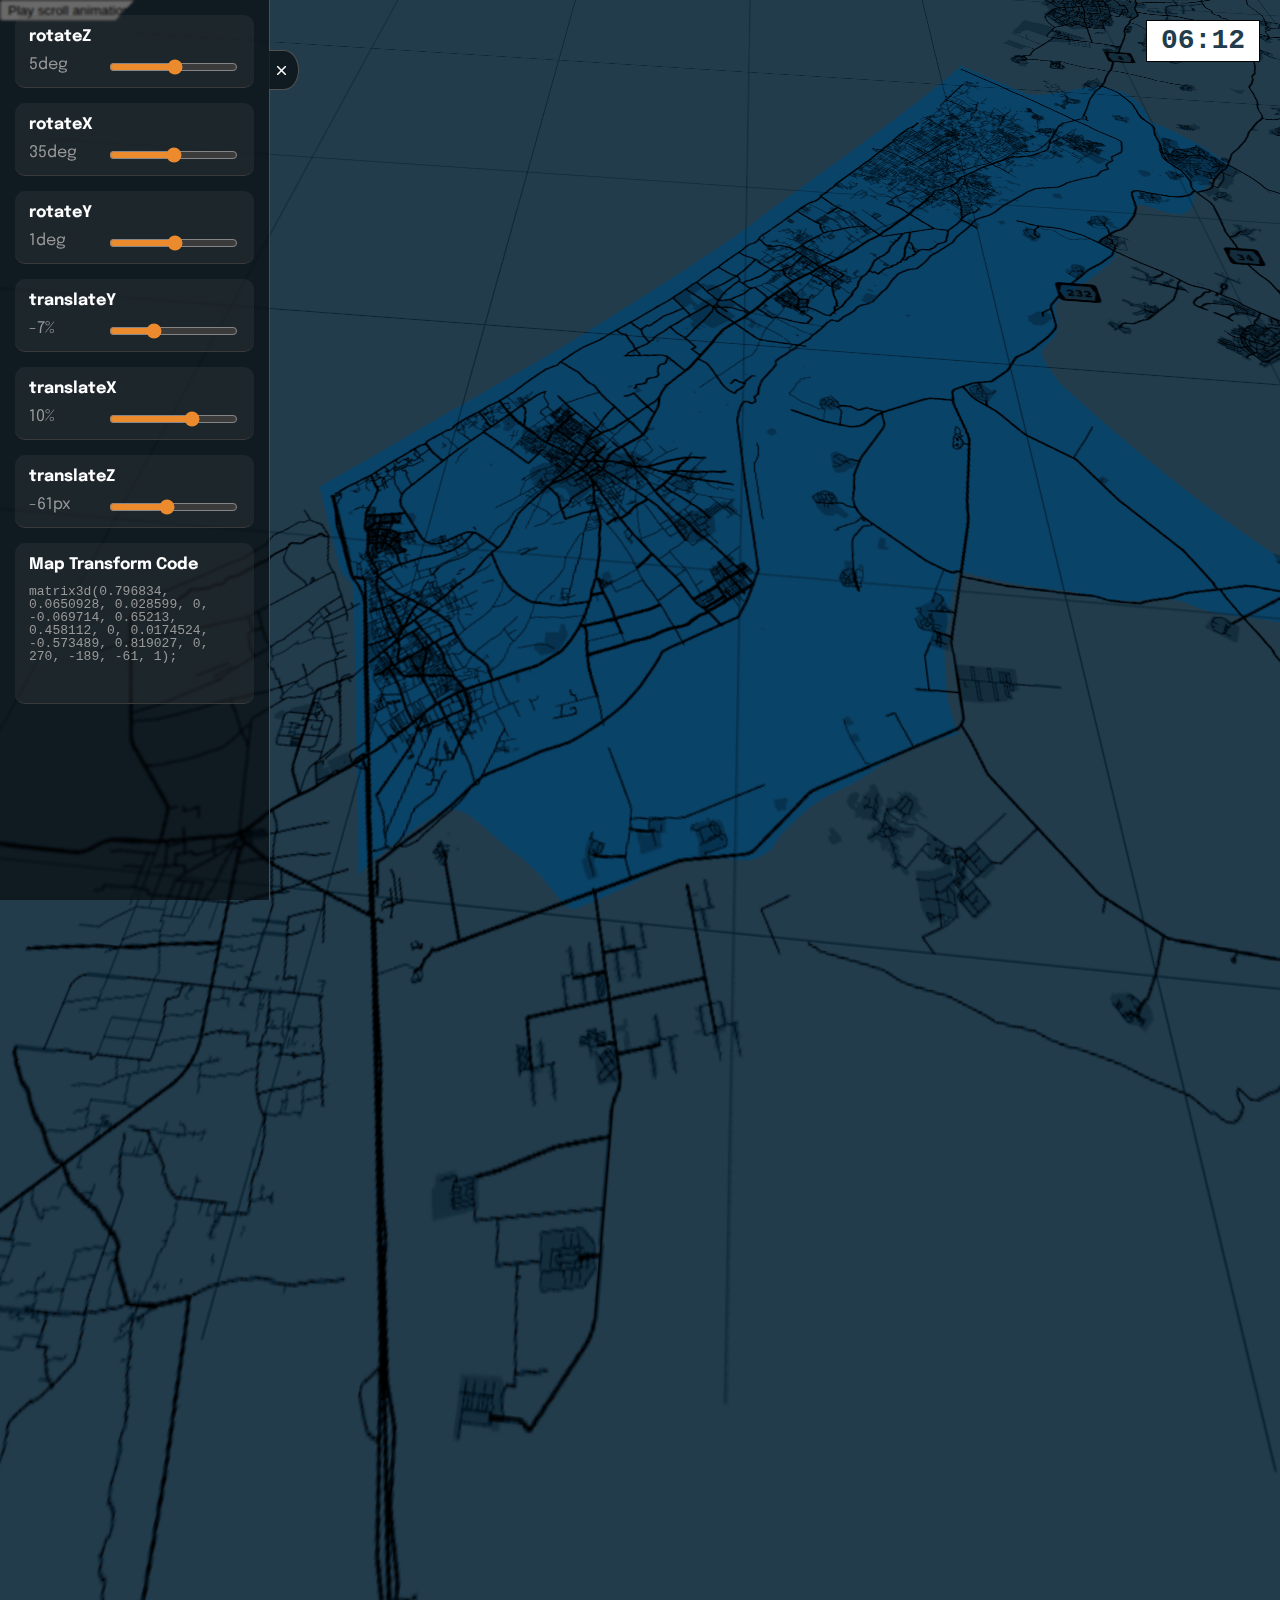
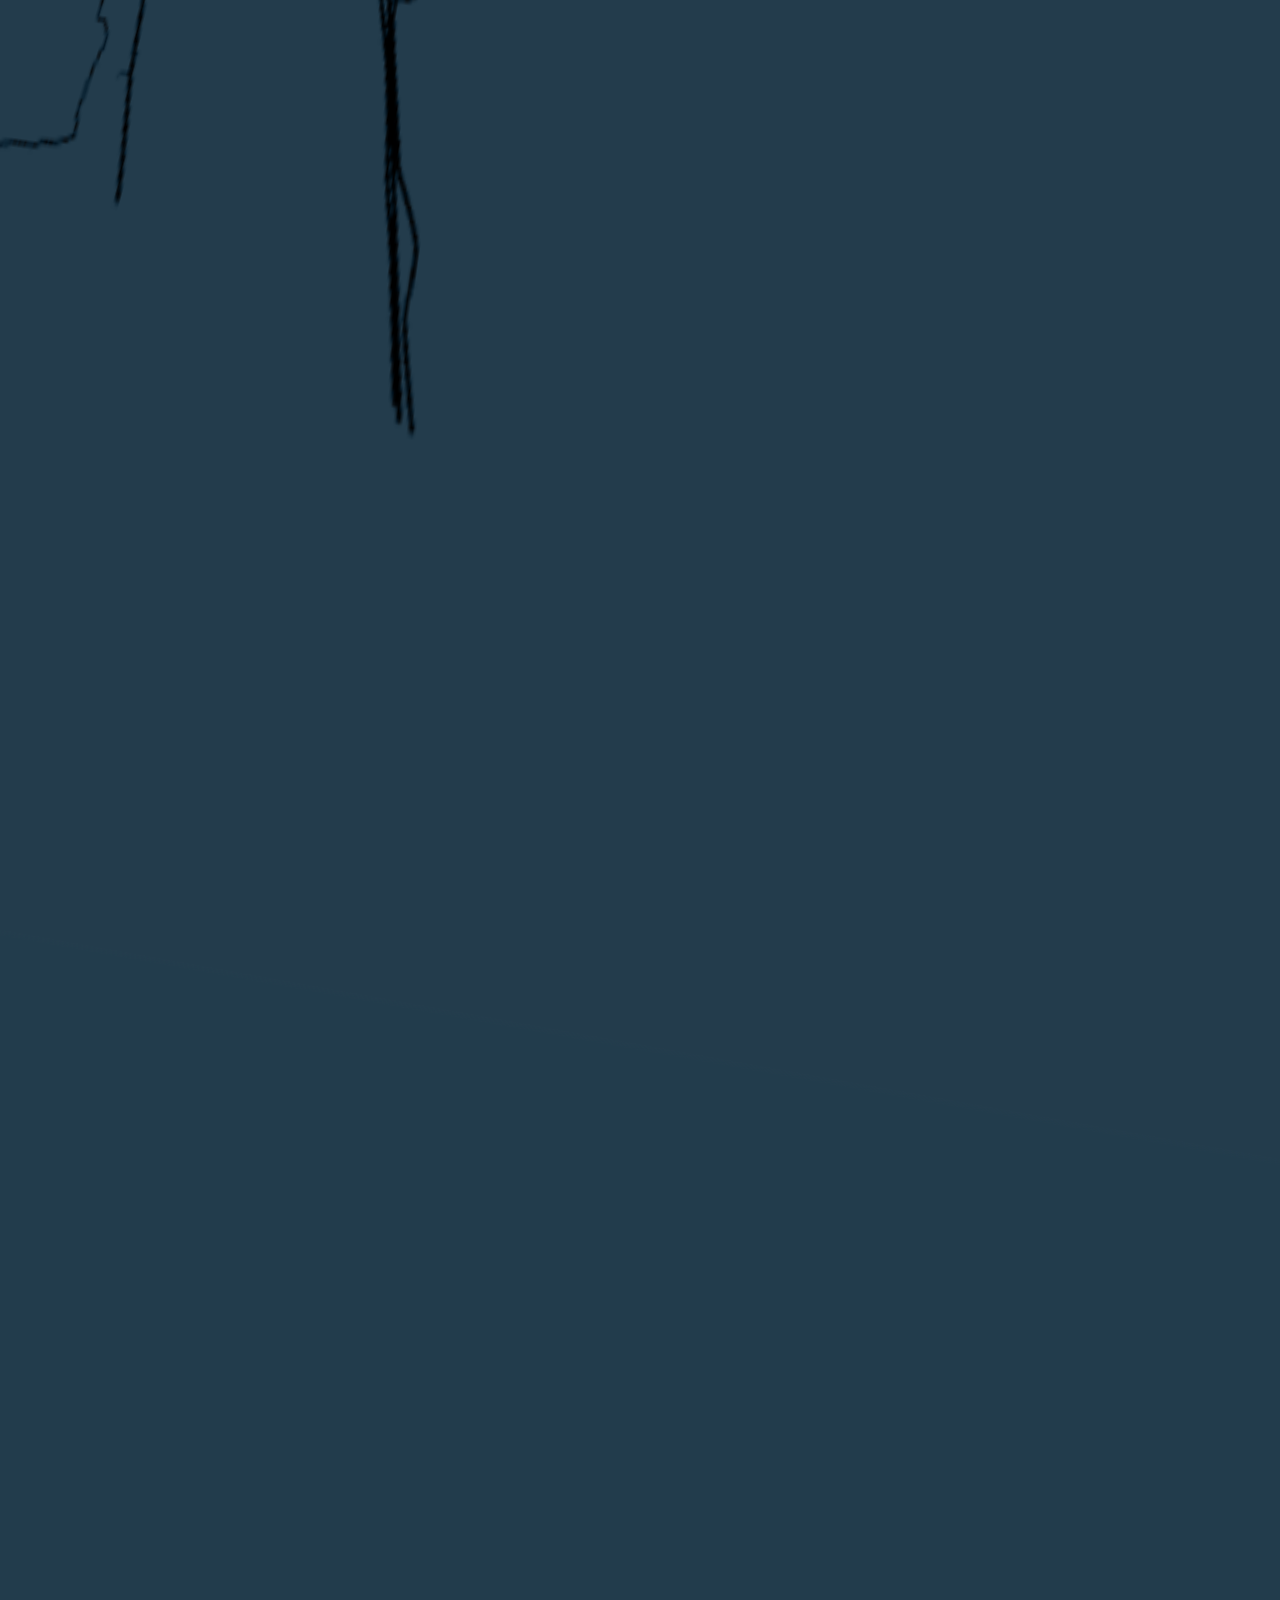
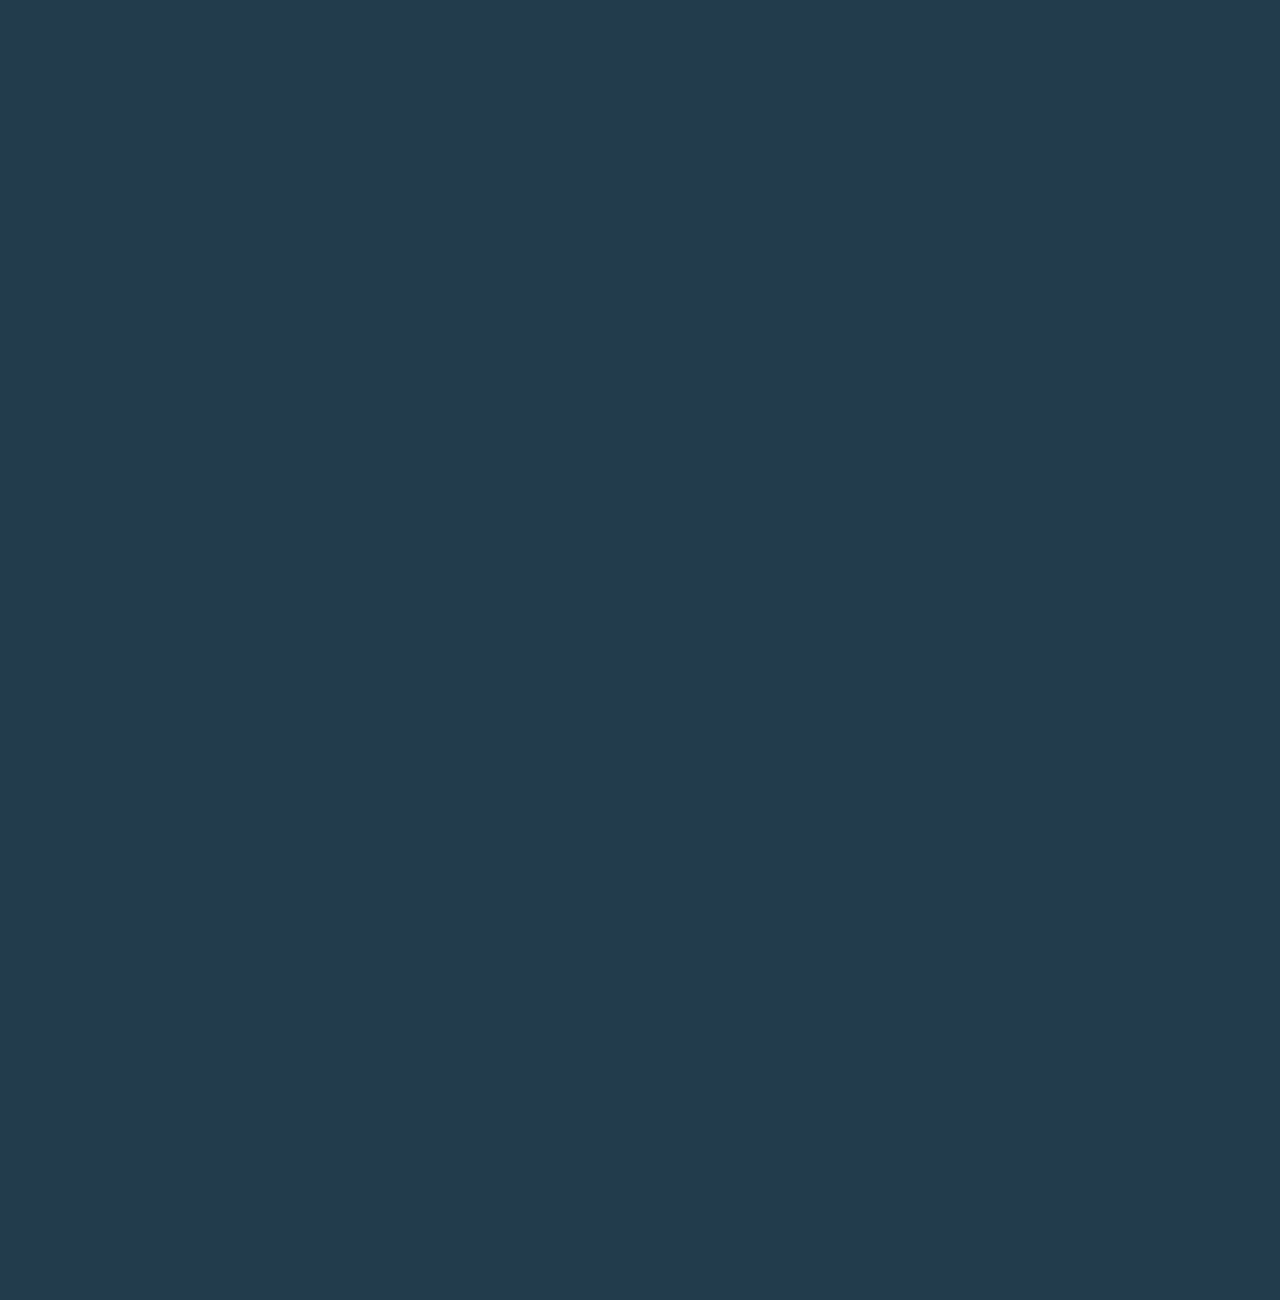
<file: css-3d-map/index.html>
<!DOCTYPE html>
<html lang="en">

<head>
    <meta charset="UTF-8" />
    <meta name="viewport" content="width=device-width, initial-scale=1.0" />
    <title>3D Parallax Test · CSS Map Sandbox</title>

    <!-- Your project-specific styles -->
    <link rel="stylesheet" href="../shared/css/sandbox.css" />
    <link rel="stylesheet" href="styles/styles.css" />
    <!-- Optional: shared sidebar styling if/when you extract it -->
    <!-- <link rel="stylesheet" href="../shared/css/sandbox.css" /> -->
</head>

<body class="military">

    <div class="scroll-dashboard">
        <div id="clock" class="clock">06:12</div>
        <button class="scroll-animatioin-play-btn" data-scroll-animation="paused">Play scroll animation</button>
    </div>

    <!-- Standardised sidebar: keep .controls so existing JS still works -->
    <aside id="controls" class="controls sidebar gui open">
        <button id="toggle-sidebar-btn" class="toggle-sidebar-btn" type="button"
            aria-label="Toggle controls panel"></button>


        <div class="scroll-el">

            <section>
                <h2>rotateZ</h2>
                <label for="rZ">
                    <span>5deg</span>
                    <input class="gui-input" value="5" type="range" name="rZ" min="-180" max="180" />
                </label>
            </section>

            <section>
                <h2>rotateX</h2>
                <label for="rX">
                    <span>35deg</span>
                    <input class="gui-input" value="35" type="range" name="rX" min="0" max="70" />
                </label>
            </section>

            <section>
                <h2>rotateY</h2>
                <label for="rY">
                    <span>1deg</span>
                    <input class="gui-input" value="1" type="range" name="rY" min="-30" max="30" />
                </label>
            </section>

            <section>
                <h2>translateY</h2>
                <label for="tY">
                    <span>-7%</span>
                    <input value="-7" class="gui-input" type="range" name="tY" min="-20" max="20" />
                </label>
            </section>

            <section>
                <h2>translateX</h2>
                <label for="tX">
                    <span>10%</span>
                    <input value="10" class="gui-input" type="range" name="tX" min="-30" max="30" />
                </label>
            </section>

            <section>
                <h2>translateZ</h2>
                <label for="tZ">
                    <span>-61px</span>
                    <input value="-61" class="gui-input" type="range" name="tZ" value="0" min="-500" max="500" />
                </label>
            </section>


            <!-- Code preview -->
            <section>
                <h2>Map Transform Code</h2>
                <pre><code class="map-code"></code></pre>
            </section>

        </div>

    </aside>

    <!-- Mark this as the pointer interaction target -->
    <div class="cube-wrap" data-interactions-target>
        <div class="cube">
            <div class="side front" data-side="front" viewBox="0 0 100 100">
                <img class="base-image military-img" src="images/map_military1.gif" alt="" />

                <svg viewBox="0 0 700 700" id="main-svg">

                    <defs>
                        <g id="animated-dot">
                            <circle cx="0" cy="0" r="2.2" fill="#ec8a2e" />
                            <circle cx="0" cy="0" r="0" fill="#ec8a2e">
                                <animate attributeName="r" from="0" to="20" dur="2s" repeatCount="indefinite"
                                    begin="0" />
                                <animate attributeName="opacity" dur="2s" values="1;0;0" keyTimes="0;.5;1"
                                    repeatCount="indefinite" begin="0" />
                            </circle>
                        </g>
                        <path id="border" stroke-dasharray="3.783 3.783" stroke-width=".5" class="gaza-teritory"
                            fill="transparent"
                            d="M396.494 191.881s34.521 27.321 35.677 28.535c1.156 1.214 21.133 16.392 22.376 17.202 1.243.81 5.381 1.417 6.55 3.643s2.383 2.429-1.057 7.286c0 0-1.012 3.845-3.036 5.262-2.024 1.417-4.25 3.036-6.476 6.071-2.226 3.036-8.99 10.726-18.358 15.178s-16.7 3.455-22.748 9.317-30.983 31.298-41.83 44.933c0 0-3.81 4.864-7.207 6.697s-7.044 5.408-8.017 7.146c-.973 1.738-3.647 4.412-5.592 6.843-1.945 2.431-4.863 3.538-8.753 6.875s-12.482 12.333-17.546 17.925c-5.065 5.592-13.331 16.047-17.221 23.827 0 0-.355 4.564-1.264 5.353s-4.242.389-4.646 2.811c-.404 2.422 6.672 51.968 6.503 53.409-.169 1.441 1.181 9.08-3.542 16.054-4.722 6.974-5.796 5.287-12.595 9.335-6.799 4.047-14.557 15.515-16.749 18.72s-9.781 9.14-16.359 13.171c-6.577 4.031-11.826 4.874-16.453 8.416-4.627 3.542-19.667 19.394-19.667 19.394s-20.544-66.783-21.556-67.964c-1.012-1.181-3.879-2.626-4.553-4.011-.675-1.386-13.829-25.502-13.829-25.502s55.229-55.628 57.405-57.52 54.622-58.978 66.434-75.262c11.812-16.286 66.105-81.122 94.109-123.144z" />
                    </defs>


                    <g id="territories" fill="#366638">
                        <g>
                            <path id="territory" d="M396.494,191.881c0,0,14.583,11.541,25.11,19.955c5.669,4.531,23.599-6.506,30.688-8.478
                            c3.784-1.053,22.172-3.237,19.44,24.391c-0.146,1.476,16.811,10.605,24.447,30.801c0.596,1.577-9.623,5.612-11.823,10.509
                            c-0.967,2.153-3.75,7.406-7.76,8.339c-2.144,0.499-1.522,4.777-4.962,10.073c-8.804,13.552-18.067-5.991-22.415,3.426
                            c-6.894,14.931-10.094,13.449-16.05,19.404c-4.347,4.346,2.614,4.736,2.405,6.443c-1.098,8.988-28.977,28.835-29.168,33.107
                            c-0.573,12.835-2.367,14.011-6.786,18.804c-4.89,5.304-0.26,11.397,0.528,15.699c0.224,1.22,44.452,69.676,67.578,71.44
                            c28.836,2.2,28.276-4.897,40.108-8.588c14.047-4.382,16.914,30.488-40.865,21.939c-5.508-0.815-24.838-4.696-33.409-4.909
                            c-19.52-0.486-11.483-4.963-24.904-2.794c-18.607,3.007-16.037-0.548-21.385-0.585c-19.987-0.138-29.03-4.134-29.439-2.889
                            c-3.735,11.357-3.051,11.241-4.084,14.542c-1.791,5.725-2.184,7.396-2.606,13.282c-0.324,4.524-0.694,7.84-0.194,10.86
                            c0.532,3.218,1.009,5.634,1.009,5.634c-19.389,6.883-19.014,10.49-29.739,15.878c-5.062,2.543-8.346,5.617-12.92,10.492
                            c-1.68,1.791-1.6,4.196-6.913,5.774c-1.391,0.413-6.451-0.217-10.961,0.622c-7.416,1.38-5.729,1.169-12.528,5.217
                            s-8.813,4.591-12.527,6.583c-3.421,1.835-5.98-4.737-15.68-9.421c-6.947-3.355-13.369-10.367-18.551-6.062
                            c-13.824,11.482-13.654,13.911-13.654,13.911s-20.544-66.783-21.556-67.964c-1.012-1.181-3.879-2.626-4.553-4.011
                            c-0.675-1.386-13.829-25.502-13.829-25.502s55.229-55.628,57.405-57.52s54.622-58.978,66.434-75.262
                            C314.197,298.739,368.49,233.903,396.494,191.881z" opacity=".7">

                                <animate id="t-animation" begin="indefinite" fill="freeze" attributeName="d"
                                    calcMode="linear" dur="6000ms" to="M396.494,191.881c0,0,14.583,11.541,25.11,19.955c5.669,4.531,23.599-6.506,30.688-8.478
                                    c3.784-1.053,22.172-3.237,19.44,24.391c-0.146,1.476,16.811,10.605,24.447,30.801c0.596,1.577-9.623,5.612-11.823,10.509
                                    c-0.967,2.153-3.75,7.406-7.76,8.339c-2.144,0.499,22.889,20.41,18.464,30.453c-6.517,14.788-41.493-26.371-45.841-16.954
                                    c-6.894,14.931-10.094,13.449-16.05,19.404c-4.347,4.346,2.614,4.736,2.405,6.443c-1.098,8.988-28.977,28.835-29.168,33.107
                                    c-0.573,12.835-2.367,14.011-6.786,18.804c-4.89,5.304-0.26,11.397,0.528,15.699c0.224,1.22,44.452,69.676,67.578,71.44
                                    c28.836,2.2,28.276-4.897,40.108-8.588c14.047-4.382,16.914,30.488-40.865,21.939c-5.508-0.815-24.838-4.696-33.409-4.909
                                    c-19.52-0.486-11.483-4.963-24.904-2.794c-18.607,3.007-16.037-0.548-21.385-0.585c-19.987-0.138-29.03-4.134-29.439-2.889
                                    c-3.735,11.357-4.382,11.096-4.084,14.542c0.588,6.8,1.2,10.579,4.924,16.555c2.398,3.849,0.738,10.951-2.758,11.024
                                    c-3.376,0.07-3.956,2.198-3.956,2.198c-3.525,26.348-8.253,25.178-18.977,30.566c-5.062,2.543-12.503,1.578-18.549,1.578
                                    c-2.456,0-6.732-1.578-12.046,0c-1.391,0.413-6.451-0.217-10.961,0.622c-7.416,1.38-5.729,1.169-12.528,5.217
                                    s-8.813,4.591-12.527,6.583c-3.421,1.835-5.396,0.219-11.973,4.25c-6.577,4.031-10.368,4.394-16.299,7.589
                                    c-14.63,7.879-19.613-13.411-19.613-13.411s-20.544-66.783-21.556-67.964c-1.012-1.181-3.879-2.626-4.553-4.011
                                    c-0.675-1.386-13.829-25.502-13.829-25.502s55.229-55.628,57.405-57.52s54.622-58.978,66.434-75.262
                                    C314.197,298.739,368.49,233.903,396.494,191.881z">
                                </animate>
                            </path>
                        </g>
                    </g>

                </svg>

                <svg viewBox="0 0 700 700" id="overlay-svg">

                    <g id="borders" fill="none" stroke-miterlimit="3.864">

                        <use href="#border" fill="#23333e" style="mix-blend-mode: color-dodge;" stroke="#787878"
                            stroke-dasharray="3.783 3.783" stroke-width=".5" class="gaza-teritory" />
                        <use href="#border" fill="transparent" stroke="orange" stroke-dasharray="3.783 3.783"
                            stroke-width=".5" style="stroke: #ec8a2d; mix-blend-mode: exclusion;" />

                    </g>

                    <g id="dots">

                        <g class="circle-group">
                            <circle cx="467.004" cy="263.026" r="2" data-circle="nir" />
                            <use href="#animated-dot" x="467.004" y="263.026" />
                        </g>


                        <g class="circle-group">
                            <circle cx="436.133" cy="298.978" r="2" data-circle="gaza" />
                            <use href="#animated-dot" x="436.133" y="298.978" />
                        </g>

                        <g class="circle-group">
                            <circle cx="326.201" cy="403.973" r="2" data-circle="kisufim" />
                            <use href="#animated-dot" x="326.201" y="403.973" />
                        </g>
                    </g>

                </svg>
            </div>

        </div>
    </div>

    <div class="asset" data-asset="kisufim" data-start="0" data-end="0.78">
        <div>
            <img src="images/placeholder2.gif" alt="" srcset="">
            <span>
                Asset point 06:12 - 06:20
            </span>
        </div>

        <span>Demo point 1</span>
    </div>

    <div class="asset" data-asset="gaza" data-start="0.3" data-end="0.8">
        <div>
            <img src="images/placeholder2.gif" alt="" srcset="">

            <span>
                Asset point for 06:15
            </span>
        </div>

        <span>Demo point 2</span>

    </div>

    <div class="asset" data-asset="nir" data-start="0.5" data-end="0.9">
        <div>
            <span>
                Text point for 06:18
            </span>
        </div>
        <span>Demo point 3</span>
    </div>


    <section class="territory-observer">
        <h2>06:12</h2>
        <p>
            Demo text for point 2 at 06:12
        </p>
    </section>

    <!-- Project-specific behaviour -->

    <script src="js/css-3d-map-script.js"></script>

    <!-- Shared pointer interactions -->
    <script src="../shared/js/interactions.js"></script>

</body>

</html>
</file>
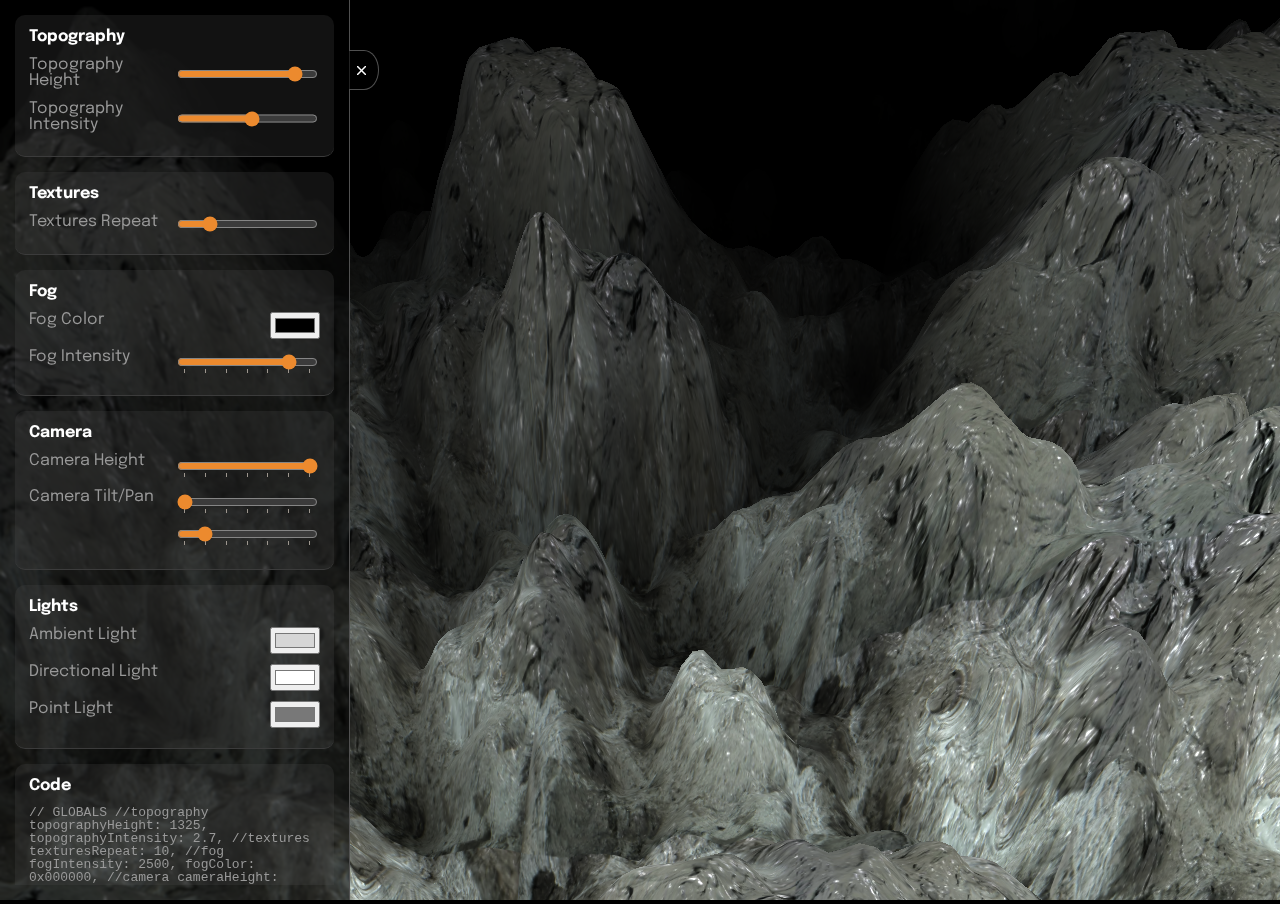
<file: webgl-typography/index.html>
<!DOCTYPE html>
<html lang="en">

<head>
    <meta charset="utf-8" />
    <title>3D Labs – Dynamic Procedural Terrain</title>
    <meta name="viewport" content="width=device-width, user-scalable=no, minimum-scale=1.0, maximum-scale=1.0" />

    <!-- Shared sidebar/layout styles -->
    <link rel="stylesheet" href="../shared/css/sandbox.css" />
</head>

<body style="overflow: hidden">
    <div class="layout">
        <!-- Main 3D viewport -->
        <main id="viewport" class="viewport" aria-label="Dynamic procedural terrain">
            <div id="container" class="viewport__canvas" aria-label="Three.js terrain canvas"></div>
        </main>

        <!-- Sidebar controls -->
        <aside id="sidebar-gui" class="sidebar gui open" aria-label="Terrain controls">
            <button id="toggle-sidebar-btn" class="toggle-sidebar-btn" type="button"
                aria-label="Toggle controls panel"></button>

            <div class="scroll-el">
                <!-- Topography -->
                <section>
                    <h2>Topography</h2>

                    <div>
                        <label>
                            <span>Topography Height</span>
                            <input class="gui-input" name="topographyHeight" type="range" value="1325" min="0"
                                max="1500" step="25" oninput="changeTopography()" />
                        </label>
                    </div>

                    <div>
                        <label>
                            <span>Topography Intensity</span>
                            <input class="gui-input" name="topographyIntensity" type="range" value="2.7" min="0" max="5"
                                step="0.1" oninput="changeTopography()" />
                        </label>
                    </div>
                </section>

                <!-- Textures -->
                <section>
                    <h2>Textures</h2>

                    <div>
                        <label>
                            <span>Textures Repeat</span>
                            <input class="gui-input" name="texturesRepeat" type="range" value="10" min="5" max="30"
                                step="1" oninput="changeTopography()" />
                        </label>
                    </div>
                </section>

                <!-- Fog -->
                <section>
                    <h2>Fog</h2>

                    <div>
                        <label>
                            <span>Fog Color</span>
                            <input class="gui-input" name="fogColor" type="color" value="#000000"
                                oninput="changeTopography()" />
                        </label>
                    </div>

                    <div>
                        <label>
                            <span>Fog Intensity</span>
                            <input class="gui-input" name="fogIntensity" type="range" value="2500" min="0" max="3000"
                                step="10" list="camera-tickmarks" oninput="changeTopography()" />
                        </label>
                    </div>
                </section>

                <!-- Camera -->
                <section>
                    <h2>Camera</h2>

                    <div>
                        <label>
                            <span>Camera Height</span>
                            <input class="gui-input" name="cameraHeightRange" type="range" value="3000" min="0"
                                max="3000" step="10" list="camera-tickmarks" oninput="changeTopography()" />
                        </label>
                    </div>

                    <div>
                        <label>
                            <span>Camera Tilt/Pan</span>
                            <span class="camera-axes">
                                <input class="gui-input" name="cameraTiltRange" type="range" value="0" min="0"
                                    max="3000" step="10" list="camera-tickmarks" oninput="changeTopography()" />

                                <input class="gui-input" name="cameraPanRange" type="range" value="-2500" min="-3000"
                                    max="0" step="10" list="camera-tickmarks-minus" oninput="changeTopography()" />
                            </span>
                        </label>
                    </div>

                    <datalist id="camera-tickmarks">
                        <option value="0" label="0"></option>
                        <option value="500"></option>
                        <option value="1000"></option>
                        <option value="1500" label="1500"></option>
                        <option value="2000"></option>
                        <option value="2500"></option>
                        <option value="3000" label="3000"></option>
                    </datalist>

                    <datalist id="camera-tickmarks-minus">
                        <option value="0" label="0"></option>
                        <option value="-500"></option>
                        <option value="-1000"></option>
                        <option value="-1500" label="-1500"></option>
                        <option value="-2000"></option>
                        <option value="-2500"></option>
                        <option value="-3000" label="-3000"></option>
                    </datalist>
                </section>

                <!-- Lights -->
                <section>
                    <h2>Lights</h2>

                    <div>
                        <label>
                            <span>Ambient Light</span>
                            <input class="gui-input" name="lightAmbientColor" type="color" value="#d6d6d6"
                                oninput="changeTopography()" />
                        </label>
                    </div>

                    <div>
                        <label>
                            <span>Directional Light</span>
                            <input class="gui-input" name="lightDirectionalColor" type="color" value="#ffffff"
                                oninput="changeTopography()" />
                        </label>
                    </div>

                    <div>
                        <label>
                            <span>Point Light</span>
                            <input class="gui-input" name="lightPointColor" type="color" value="#787878"
                                oninput="changeTopography()" />
                        </label>
                    </div>
                </section>

                <!-- Code preview -->
                <section>
                    <h2>Code</h2>
                    <pre><code class="topography-code"></code></pre>
                </section>
            </div>
        </aside>
    </div>

    <script src="js/threejs/three.js"></script>
    <script src="js/threejs/addons/OrbitControls.js"></script>
    <script src="js/threejs/addons/BufferGeometryUtils.js"></script>
    <script src="js/threejs/addons/NormalMapShader.js"></script>
    <script src="js/threejs/addons/ShaderTerrain.js"></script>
    <script src="js/threejs/addons/Detector.js"></script>
    <script src="js/threejs/addons/stats.min.js"></script>

    <script id="fragmentShaderNoise" type="x-shader/x-fragment">

			uniform float time;
			varying vec2 vUv;

			vec4 permute( vec4 x ) {

				return mod( ( ( x * 34.0 ) + 1.0 ) * x, 289.0 );

			}

			vec4 taylorInvSqrt( vec4 r ) {

				return 1.79284291400159 - 0.85373472095314 * r;

			}

			float snoise( vec3 v ) {

				const vec2 C = vec2( 1.0 / 6.0, 1.0 / 3.0 );
				const vec4 D = vec4( 0.0, 0.5, 1.0, 2.0 );

				// First corner

				vec3 i  = floor( v + dot( v, C.yyy ) );
				vec3 x0 = v - i + dot( i, C.xxx );

				// Other corners

				vec3 g = step( x0.yzx, x0.xyz );
				vec3 l = 1.0 - g;
				vec3 i1 = min( g.xyz, l.zxy );
				vec3 i2 = max( g.xyz, l.zxy );

				vec3 x1 = x0 - i1 + 1.0 * C.xxx;
				vec3 x2 = x0 - i2 + 2.0 * C.xxx;
				vec3 x3 = x0 - 1. + 3.0 * C.xxx;

				// Permutations

				i = mod( i, 289.0 );
				vec4 p = permute( permute( permute(
						 i.z + vec4( 0.0, i1.z, i2.z, 1.0 ) )
					   + i.y + vec4( 0.0, i1.y, i2.y, 1.0 ) )
					   + i.x + vec4( 0.0, i1.x, i2.x, 1.0 ) );

				// Gradients
				// ( N*N points uniformly over a square, mapped onto an octahedron.)

				float n_ = 1.0 / 7.0; // N=7

				vec3 ns = n_ * D.wyz - D.xzx;

				vec4 j = p - 49.0 * floor( p * ns.z *ns.z );  //  mod(p,N*N)

				vec4 x_ = floor( j * ns.z );
				vec4 y_ = floor( j - 7.0 * x_ );    // mod(j,N)

				vec4 x = x_ *ns.x + ns.yyyy;
				vec4 y = y_ *ns.x + ns.yyyy;
				vec4 h = 1.0 - abs( x ) - abs( y );

				vec4 b0 = vec4( x.xy, y.xy );
				vec4 b1 = vec4( x.zw, y.zw );


				vec4 s0 = floor( b0 ) * 2.0 + 1.0;
				vec4 s1 = floor( b1 ) * 2.0 + 1.0;
				vec4 sh = -step( h, vec4( 0.0 ) );

				vec4 a0 = b0.xzyw + s0.xzyw * sh.xxyy;
				vec4 a1 = b1.xzyw + s1.xzyw * sh.zzww;

				vec3 p0 = vec3( a0.xy, h.x );
				vec3 p1 = vec3( a0.zw, h.y );
				vec3 p2 = vec3( a1.xy, h.z );
				vec3 p3 = vec3( a1.zw, h.w );

				// Normalise gradients

				vec4 norm = taylorInvSqrt( vec4( dot( p0, p0 ), dot( p1, p1 ), dot( p2, p2 ), dot( p3, p3 ) ) );
				p0 *= norm.x;
				p1 *= norm.y;
				p2 *= norm.z;
				p3 *= norm.w;

				// Mix final noise value

				vec4 m = max( 0.6 - vec4( dot( x0, x0 ), dot( x1, x1 ), dot( x2, x2 ), dot( x3, x3 ) ), 0.0 );
				m = m * m;
				return 42.0 * dot( m*m, vec4( dot( p0, x0 ), dot( p1, x1 ),
											  dot( p2, x2 ), dot( p3, x3 ) ) );

			}

			float surface3( vec3 coord ) {

				float n = 0.0;

				n += 1.0 * abs( snoise( coord ) );
				n += 0.5 * abs( snoise( coord * 2.0 ) );
				n += 0.25 * abs( snoise( coord * 4.0 ) );
				n += 0.125 * abs( snoise( coord * 8.0 ) );

				return n;

			}

			void main( void ) {

				vec3 coord = vec3( vUv, -time );
				float n = surface3( coord );

				gl_FragColor = vec4( vec3( n, n, n ), 1.0 );

			}

		</script>

    <script id="vertexShader" type="x-shader/x-vertex">

			varying vec2 vUv;
			uniform vec2 scale;
			uniform vec2 offset;
			
			void main( void ) {
				
				vUv = uv * scale + offset;
				gl_Position = projectionMatrix * modelViewMatrix * vec4( position, 1.0 );
				
			}
			
		</script>

    <script src="js/topography.js"></script>
    <script src="../shared/js/interactions.js"></script>
</body>

</html>
</file>
<file: shared/css/sandbox.css>
/* shared/css/sandbox.css */

/* Typography */

/* Epilogue Variable Font (400–700 range in your design, fully supported 100–900) */
@font-face {
    font-family: "Epilogue";
    src: url("/fonts/epilogue-var.woff2") format("woff2-variations");
    font-weight: 100 900;
    /* variable range */
    font-style: normal;
    font-display: swap;
}

/* Design tokens */
:root {
    --color-bg: #000000;
    --color-bg-overlay: rgba(0, 0, 0, 0.56);
    --color-border: #505050;
    --color-border-soft: rgba(74, 74, 74, 0.24);
    --color-text: #999999;
    --color-heading: #ffffff;
    --color-accent: #ec8a2e;

    --font-body: georgia, "Times New Roman", serif;

    --sidebar-width: 250px;
    --sidebar-padding: 15px;
    --sidebar-radius: 10px;

    --toggle-width: 30px;
    --toggle-height: 40px;

    @media (min-width: 860px) {
        --sidebar-width: 350px;
    }
}

/* Base layout */

html,
body {
    height: 100%;
}

body {
    margin: 0;
    padding: 0;
    background: var(--color-bg);
    color: var(--color-text);
    font-family: var(--font-body);
    font-size: 1em;
    line-height: 1;

    font-family: Epilogue, sans-serif;
}

*,
*::before,
*::after {
    box-sizing: border-box;
}

/* App layout wrapper */

.layout {
    position: relative;
    width: 100%;
    height: 100%;
}

/* Main viewport */

.viewport {
    width: 100%;
    height: 100%;
}

.viewport__canvas {
    width: 100%;
    height: 100%;
}

[data-interactions-target],
canvas {
    cursor: grab;
    user-select: none;
    -webkit-user-select: none;
    /* Safari */
    -ms-user-select: none;
    /* older Edge */
}

/* Typography */

h2 {
    margin: 0 0 0.75em;
    font-size: 1em;
    color: var(--color-heading);
}

label span {
    margin-bottom: 0.15em;
    width: 100%;
}

/* Inputs */

input {
    accent-color: var(--color-accent);
    justify-self: end;
}

input[type="range"] {
    cursor: pointer;
    justify-self: stretch;
}

/* Sidebar toggle button */

.toggle-sidebar-btn {
    position: absolute;
    background: var(--color-bg-overlay);
    top: 50px;
    right: calc(-1 * var(--toggle-width));
    width: var(--toggle-width);
    height: var(--toggle-height);
    padding-inline: 8px 12px;

    border-radius: 0 50% 50% 0;
    border: 1px solid var(--color-border);
    border-inline-start-color: var(--color-bg);
    color: var(--color-heading);
    border-inline-start: none;
    cursor: pointer;
}

.toggle-sidebar-btn::before {
    content: url('../images/arrow-right.svg');
}

/* When sidebar is open, show "X" (keeps original behaviour) */

.sidebar.open .toggle-sidebar-btn::before {
    content: url('../images/close.svg');
}

/* Remove focus outline on click but keep accessibility for keyboard if needed */
.toggle-sidebar-btn:focus {
    outline: none;
}

/* Sidebar */

.sidebar {
    position: fixed;
    z-index: 900;
    top: 0;
    left: 0;
    color: var(--font-body);

    width: var(--sidebar-width);
    height: 100%;
    padding: var(--sidebar-padding);

    background: var(--color-bg-overlay);
    backdrop-filter: blur(1px);
    border-inline-end: 1px solid var(--color-border);

    text-align: left;
    transform: translateX(-100%);
    transition: transform 0.5s;

}

.sidebar.open {
    transform: translateX(0);
}

/* Scrollable content area inside sidebar */

.scroll-el {
    height: 100%;
    overflow-y: auto;
    overflow-x: hidden;


    /* Scrollbar styling (as in original) */
    &::-webkit-scrollbar-track {
        -webkit-box-shadow: inset 0 0 6px rgba(0, 0, 0, 0.3);
        border-radius: 5px;
        background-color: transparent;
    }

    &::-webkit-scrollbar {
        width: 6px;
        background-color: transparent;
    }

    &::-webkit-scrollbar-thumb {
        border-radius: 5px;
        -webkit-box-shadow: inset 0 0 6px rgba(0, 0, 0, .3);
        background-color: rgba(153, 153, 153, 0.7);
    }
}

/* Sections in sidebar */

.sidebar section {
    margin-bottom: 15px;
    padding: 14px 14px 10px;
    border-radius: var(--sidebar-radius);
    background: var(--color-border-soft);
    border-bottom: 1px solid #3b3b3b;
}

/* Label + input rows */

.sidebar section>div {
    display: flex;
    justify-content: space-between;
    align-items: center;
    margin-bottom: 10px;
}

.sidebar label {
    display: grid;
    width: 100%;

    @media (min-width: 860px) {
        grid-template-columns: repeat(2, 1fr);
    }
}

/* Camera tilt/pan stacked controls */

.camera-axes {
    display: flex;
    flex-direction: column;
    gap: 6px;
}

/* Code block */

code {
    white-space: normal;
}

pre {
    margin: 0;
    padding-bottom: 30px;
    overflow-x: auto;
}
</file>
<file: css-3d-map/styles/styles.css>
@keyframes cube {
  to {
    transform: matrix3d(-0.600017, 0.163676, 0.321232, 0, -0.360527, -0.272402, -0.534619, 0, 5.55112e-17, -0.891007, 0.45399, 0, 129.15, -129.15, 229, 1);
  }
}

:root {
  --rZ: 5deg;
  --rX: 35deg;
  --rY: 1deg;
  --tY: -7%;
  --tX: 10%;
  --tZ: -61px;
  --sC: 0.8;
}

body {
  min-height: 500vh;
  background-color: #b8b8b8;
}

body.military {
  background-color: #223c4c;
}

body.military #territories {
  fill: #ec8a2d;
  mix-blend-mode: saturation;
  opacity: 1;
}

body.military .gaza-teritory {
  fill: rgb(68 68 68 / 42%);
}

.military-img {
  opacity: 0;
  transition: opacity 2s;
}


body.military .military-img {
  opacity: 1;
}

g#roads {
  transition: opacity 2s;
}

body.military g#roads {
  opacity: 0;
}

g#roads path {
  stroke: #636363;
}

body>section {
  position: relative;
  background-color: #fff;
  max-width: 710px;
  padding: 20px;
  margin: 100vh 40px 20px auto;
  border: 1px solid #000;
  line-height: 1.7;
  display: inline-block;
  opacity: 0;
}

.sidebar {
  --sidebar-width: 270px;
}

p {
  margin: 0 0 1em;
}

.clock {
  z-index: 11;
  top: 0;
  right: 0;
  position: fixed;
  font-family: monospace;
  font-size: 28px;
  background-color: #fff;
  color: #223c4c;
  margin: 20px;
  padding: 6px 14px;
  font-weight: bold;
  border: 1px solid #000;
  /* opacity: 0; */
}

.cube-wrap {
  position: fixed;
  width: 100%;
  height: 100%;
  perspective: 800px;
  display: grid;
  place-items: center;
  place-content: center;
}

.cube {
  width: 100%;
  height: 100%;
  width: 300vmin;
  height: 300vmin;
  transform-style: preserve-3d;
  transform: translateX(var(--tX)) translateY(var(--tY)) translateZ(var(--tZ)) rotateX(var(--rX)) rotateY(var(--rY)) rotateZ(var(--rZ)) scale(var(--sC));
  animation: cube 1s linear;
}


.side {
  position: absolute;
  width: 100%;
  height: 100%;
  backface-visibility: visible;
}

.side img {
  position: absolute;
  bottom: 0;
  left: 0;
  /* transform: translateX(-50%); */
  width: 100%;
  height: 100%;
  object-fit: contain;
  /* transform: rotate(-10.7deg) scale(0.63) translate(-81.9%, -4.7%); */
  /* opacity: 0.25; */
}

.side svg {
  position: relative;
  height: 100%;
  width: 100%;
}

:root * {
  animation-play-state: paused;
  animation-delay: calc(var(--scroll) * -1s);
  animation-iteration-count: 1;
  animation-fill-mode: both;
}

/* ASSETS */

.asset {
  position: fixed;
  transform: translate(-50%, calc(-100% - 14px));
  width: clamp(150px, 50vw, 240px);
  text-align: center;
  font-size: 14px;
  opacity: 0;

  user-select: none;
  -webkit-user-select: none;
  /* Safari */
  -ms-user-select: none;
  /* older Edge */
  pointer-events: none;

  color: #223c4c;

  font-family: monospace;

  transition: opacity .8s;
}

.asset.active {
  opacity: 1;
}

.asset>div {
  position: relative;
  background-color: #fff;
  padding: 0 0 10px;
  box-shadow: 0px 1px 6px 0px rgb(0 0 0 / 50%);
  margin-bottom: 10px;
  border-radius: 4px;
  overflow: hidden;
}

.asset>div::after {
  position: absolute;
  bottom: 0;
  left: 50%;
  transform: translate(-50%, calc(100% - 1px));
  content: "";
  width: 0px;
  height: 0px;
  border-style: solid;
  border-width: 14px 10px 0 10px;
  border-color: #fff transparent transparent transparent;
}

.asset>div>span {
  padding: 10px 10px 6px;
  display: block;
}

.asset>span {
  font-size: 20px;
  font-weight: 600;
  color: #ec8a2d;
}

.asset video {
  width: 100%;
  /* aspect-ratio: 1 / 1; */
  object-fit: cover;
}

.asset img {
  width: 100%;
  /* aspect-ratio: 1 / 1; */
  object-fit: cover;
}

#labels {
  opacity: 0;
}

#dots circle:not([data-circle]) {
  opacity: 0;
}

#dots use {
  opacity: 0;
  transition: 0.8s;
}

#dots use.active {
  opacity: 1;
}
</file>
